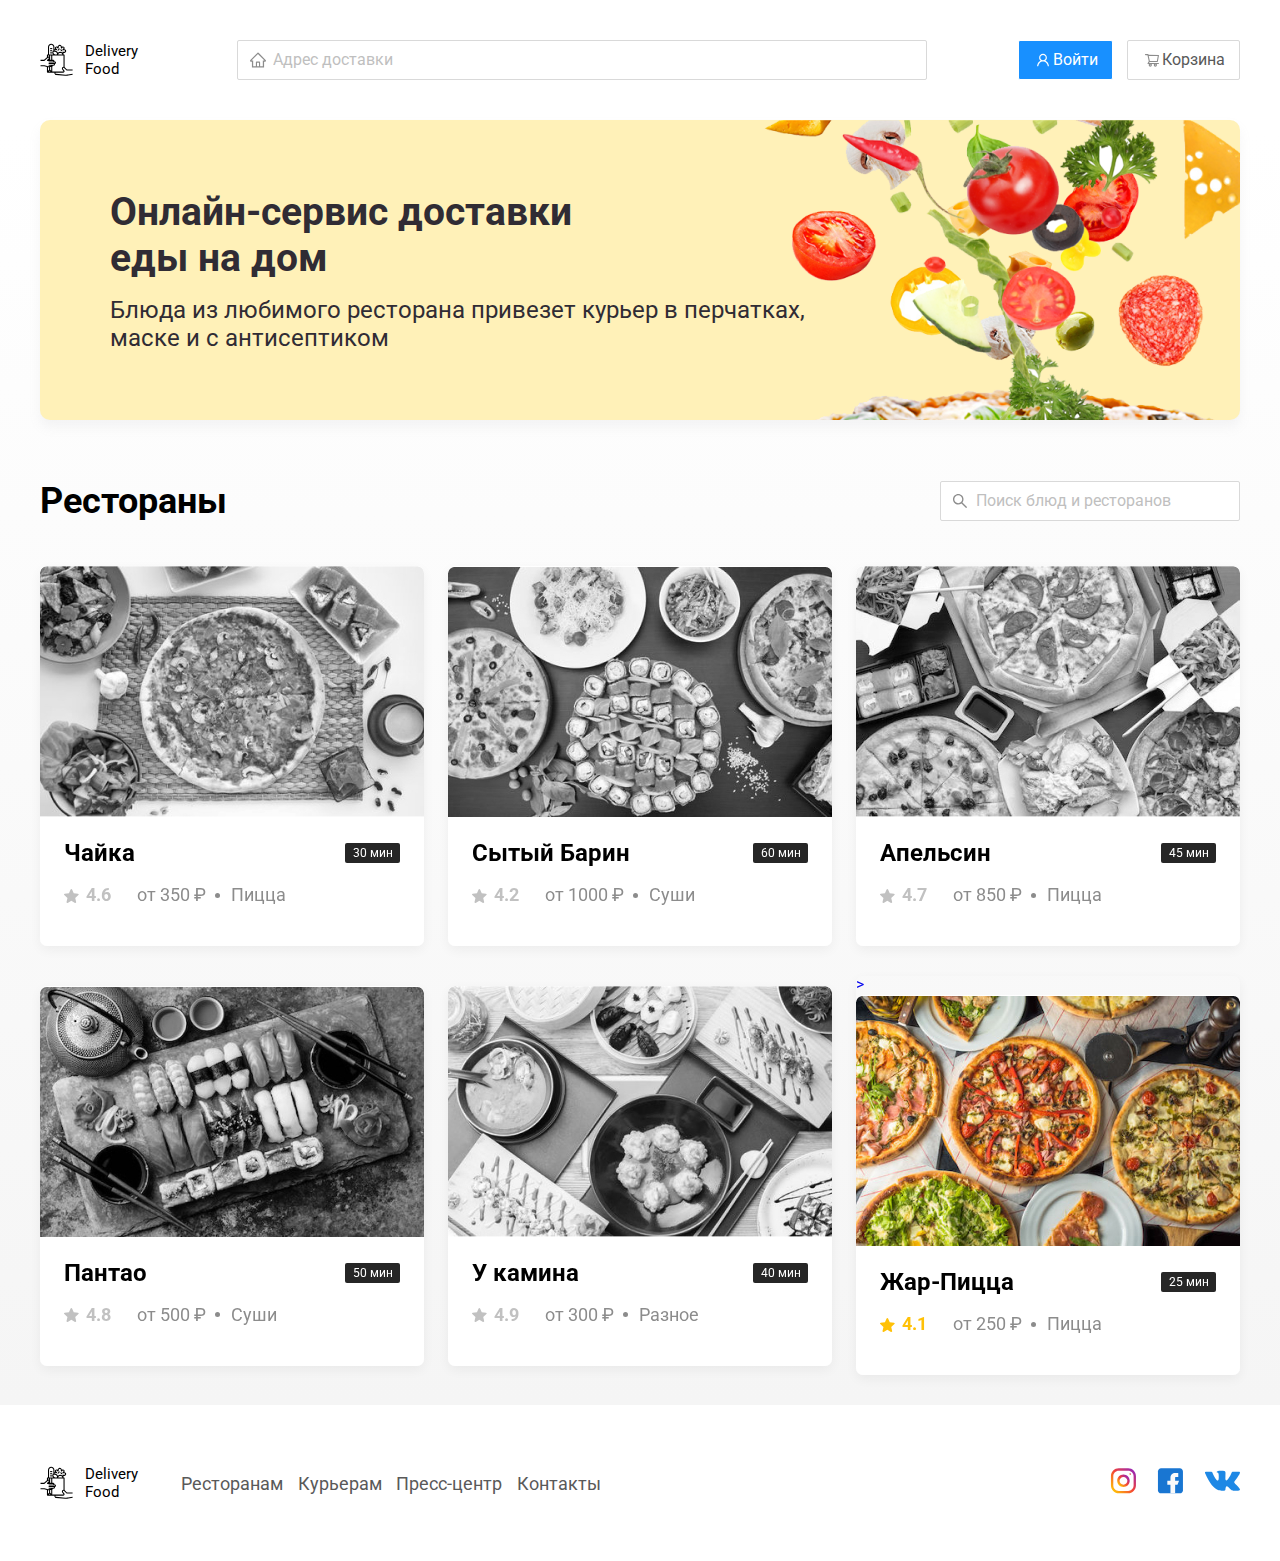
<file: index.html>
<!DOCTYPE html>
<html lang="en">
	<head>
		<meta charset="UTF-8" />
		<meta name="viewport" content="width=device-width, initial-scale=1.0" />
		<link rel="stylesheet" href="./css/normalize.css" />
		<link rel="stylesheet" href="./css/style.css?v=2" />
		<link rel="stylesheet" href="./css/animate.css" />
		<title>Delivery</title>
	</head>
	<body>
		<header class="header">
			<div class="container">
				<div class="header__wrap">
					<a href="./index.html" class="header__logo logo">
						<img src="./img/logo.svg" alt="Logo-img" class="logo__img" />
						<div class="logo__text">Delivery Food</div>
						<!-- /.logo__text -->
					</a>
					<!-- /.header__logo logo -->
					<input
						type="text"
						class="header__input input"
						placeholder="Адрес доставки"
					/>
					<div class="header__buttons">
						<button type="submit" class="header__button button">
							<span>Войти</span>
						</button>
						<!-- /.header__button button -->
						<button type="submit" class="header__button-o button-o">
							<span>Корзина</span>
						</button>
						<!-- /.header__button button button-o -->
					</div>
					<!-- /.header__buttons -->
				</div>
				<!-- /.header__wrap -->
			</div>
			<!-- /.container -->
		</header>
		<!-- /.header -->
		<main class="main">
			<section class="promo">
				<div class="container">
					<div class="promo__banner">
						<h1 class="promo__title wow fadeIn">
							Онлайн-сервис доставки еды на дом
						</h1>
						<!-- /.promo__title -->
						<div class="promo__subtitle wow fadeIn">
							Блюда из любимого ресторана привезет курьер в перчатках, маске и с
							антисептиком
						</div>
						<!-- /.promo__subtitle -->
					</div>
					<!-- /.promo__banner -->
				</div>
				<!-- /.container -->
			</section>
			<!-- /.promo -->
			<section class="restaurants">
				<div class="container">
					<div class="restaurants__header">
						<h2 class="restaurants__title">Рестораны</h2>
						<input
							type="text"
							class="input restaurants__input"
							placeholder="Поиск блюд и ресторанов"
						/>
					</div>
					<!-- /.restaurants__header -->
					<div class="restaurants__wrap">
						<a
							href="#"
							class="restaurants__card card wow fadeInUp"
							data-wow-delay="2s"
						>
							<img
								src="./img/cards/image-1.jpg"
								alt="Restaurant-preview-card"
								class="card__img"
							/>
							<div class="card__text">
								<div class="card__header">
									<h3 class="card__title">Чайка</h3>
									<!-- /.card__title -->
									<div class="card__time">30 мин</div>
									<!-- /.card__time -->
								</div>
								<!-- /.card__header -->
								<div class="card__footer">
									<div class="card__rating">4.6</div>
									<!-- /.card__rating -->
									<div class="card__price">от 350 ₽</div>
									<!-- /.card__price -->
									<div class="card__category">Пицца</div>
									<!-- /.card__category-->
								</div>
								<!-- /.card__footer -->
							</div>
							<!-- /.card__text -->
						</a>
						<!-- /.restaurants__card card -->
						<a
							href="#"
							class="restaurants__card card wow fadeInUp"
							data-wow-delay="2.2s"
						>
							<img
								src="./img/cards/image-2.jpg"
								alt="Restaurant-preview-card"
								class="card__img"
							/>
							<div class="card__text">
								<div class="card__header">
									<h3 class="card__title">Сытый Барин</h3>
									<!-- /.card__title -->
									<div class="card__time">60 мин</div>
									<!-- /.card__time -->
								</div>
								<!-- /.card__header -->
								<div class="card__footer">
									<div class="card__rating">4.2</div>
									<!-- /.card__rating -->
									<div class="card__price">от 1000 ₽</div>
									<!-- /.card__price -->
									<div class="card__category">Суши</div>
									<!-- /.card__category-->
								</div>
								<!-- /.card__footer -->
							</div>
							<!-- /.card__text -->
						</a>
						<!-- /.restaurants__card card -->
						<a
							href="#"
							class="restaurants__card card wow fadeInUp"
							data-wow-delay="2.4s"
						>
							<img
								src="./img/cards/image-3.jpg"
								alt="Restaurant-preview-card"
								class="card__img"
							/>
							<div class="card__text">
								<div class="card__header">
									<h3 class="card__title">Апельсин</h3>
									<!-- /.card__title -->
									<div class="card__time">45 мин</div>
									<!-- /.card__time -->
								</div>
								<!-- /.card__header -->
								<div class="card__footer">
									<div class="card__rating">4.7</div>
									<!-- /.card__rating -->
									<div class="card__price">от 850 ₽</div>
									<!-- /.card__price -->
									<div class="card__category">Пицца</div>
									<!-- /.card__category-->
								</div>
								<!-- /.card__footer -->
							</div>
							<!-- /.card__text -->
						</a>
						<!-- /.restaurants__card card -->
						<a
							href="#"
							class="restaurants__card card wow fadeInUp"
							data-wow-delay="2.6s"
						>
							<img
								src="./img/cards/image-4.jpg"
								alt="Restaurant-preview-card"
								class="card__img"
							/>
							<div class="card__text">
								<div class="card__header">
									<h3 class="card__title">Пантао</h3>
									<!-- /.card__title -->
									<div class="card__time">50 мин</div>
									<!-- /.card__time -->
								</div>
								<!-- /.card__header -->
								<div class="card__footer">
									<div class="card__rating">4.8</div>
									<!-- /.card__rating -->
									<div class="card__price">от 500 ₽</div>
									<!-- /.card__price -->
									<div class="card__category">Суши</div>
									<!-- /.card__category-->
								</div>
								<!-- /.card__footer -->
							</div>
							<!-- /.card__text -->
						</a>
						<!-- /.restaurants__card card -->
						<a
							href="#"
							class="restaurants__card card wow fadeInUp"
							data-wow-delay="2.8s"
						>
							<img
								src="./img/cards/image-5.jpg"
								alt="Restaurant-preview-card"
								class="card__img"
							/>
							<div class="card__text">
								<div class="card__header">
									<h3 class="card__title">У камина</h3>
									<!-- /.card__title -->
									<div class="card__time">40 мин</div>
									<!-- /.card__time -->
								</div>
								<!-- /.card__header -->
								<div class="card__footer">
									<div class="card__rating">4.9</div>
									<!-- /.card__rating -->
									<div class="card__price">от 300 ₽</div>
									<!-- /.card__price -->
									<div class="card__category">Разное</div>
									<!-- /.card__category-->
								</div>
								<!-- /.card__footer -->
							</div>
							<!-- /.card__text -->
						</a>
						<!-- /.restaurants__card card -->
						<a
							href="./restourant.html"
							class="restaurants__card card restaurants__card_active wow fadeInUp"
							data-wow-delay="3s"
						>
							>
							<img
								src="./img/cards/image-6.jpg"
								alt="Restaurant-preview-card"
								class="card__img"
							/>
							<div class="card__text">
								<div class="card__header">
									<h3 class="card__title">Жар-Пицца</h3>
									<!-- /.card__title -->
									<div class="card__time">25 мин</div>
									<!-- /.card__time -->
								</div>
								<!-- /.card__header -->
								<div class="card__footer">
									<div class="card__rating">4.1</div>
									<!-- /.card__rating -->
									<div class="card__price">от 250 ₽</div>
									<!-- /.card__price -->
									<div class="card__category">Пицца</div>
									<!-- /.card__category-->
								</div>
								<!-- /.card__footer -->
							</div>
							<!-- /.card__text -->
						</a>
						<!-- /.restaurants__card card -->
					</div>
					<!-- /.restaurants__wrap -->
				</div>
				<!-- /.container -->
			</section>
			<!-- /.restaurants -->
		</main>
		<!-- /.main -->
		<footer class="footer">
			<div class="container">
				<div class="footer__wrap">
					<div class="footer__left">
						<a href="./index.html" class="footer__logo logo">
							<img src="./img/logo.svg" alt="Logo-img" class="logo__img" />
							<div class="logo__text">Delivery Food</div>
							<!-- /.logo__text -->
						</a>
						<!-- /.footer__logo -->
						<div class="footer__links">
							<a href="#" class="footer__link">Ресторанам </a>
							<!-- /.footer__link -->
							<a href="#" class="footer__link">Курьерам</a>
							<!-- /.footer__link -->
							<a href="#" class="footer__link">Пресс-центр</a>
							<!-- /.footer__link -->
							<a href="#" class="footer__link">Контакты</a>
							<!-- /.footer__link -->
						</div>
						<!-- /.footer__links -->
					</div>
					<!-- /.footer__left -->
					<div class="footer__social-links">
						<a href="#" class="footer__social-link"
							><img src="./img/icons/social/instagram.svg" alt="instagram"
						/></a>
						<!-- /.footer__social-link -->
						<a href="#" class="footer__social-link"
							><img src="./img/icons/social/facebook.svg" alt="facebook"
						/></a>
						<!-- /.footer__social-link -->
						<a href="#" class="footer__social-link"
							><img src="./img/icons/social/vkontakte.svg" alt="vkontakte"
						/></a>
						<!-- /.footer__social-link -->
					</div>
					<!-- /.footer__social-links -->
				</div>
				<!-- /.footer__wrap -->
			</div>
			<!-- /.container -->
		</footer>
		<!-- /.footer -->
		<script
			src="https://code.jquery.com/jquery-3.4.1.js"
			integrity="sha256-WpOohJOqMqqyKL9FccASB9O0KwACQJpFTUBLTYOVvVU="
			crossorigin="anonymous"
		></script>
		<script src="./js/wow.js"></script>
		<script src="./js/main.js"></script>
	</body>
</html>
</file>
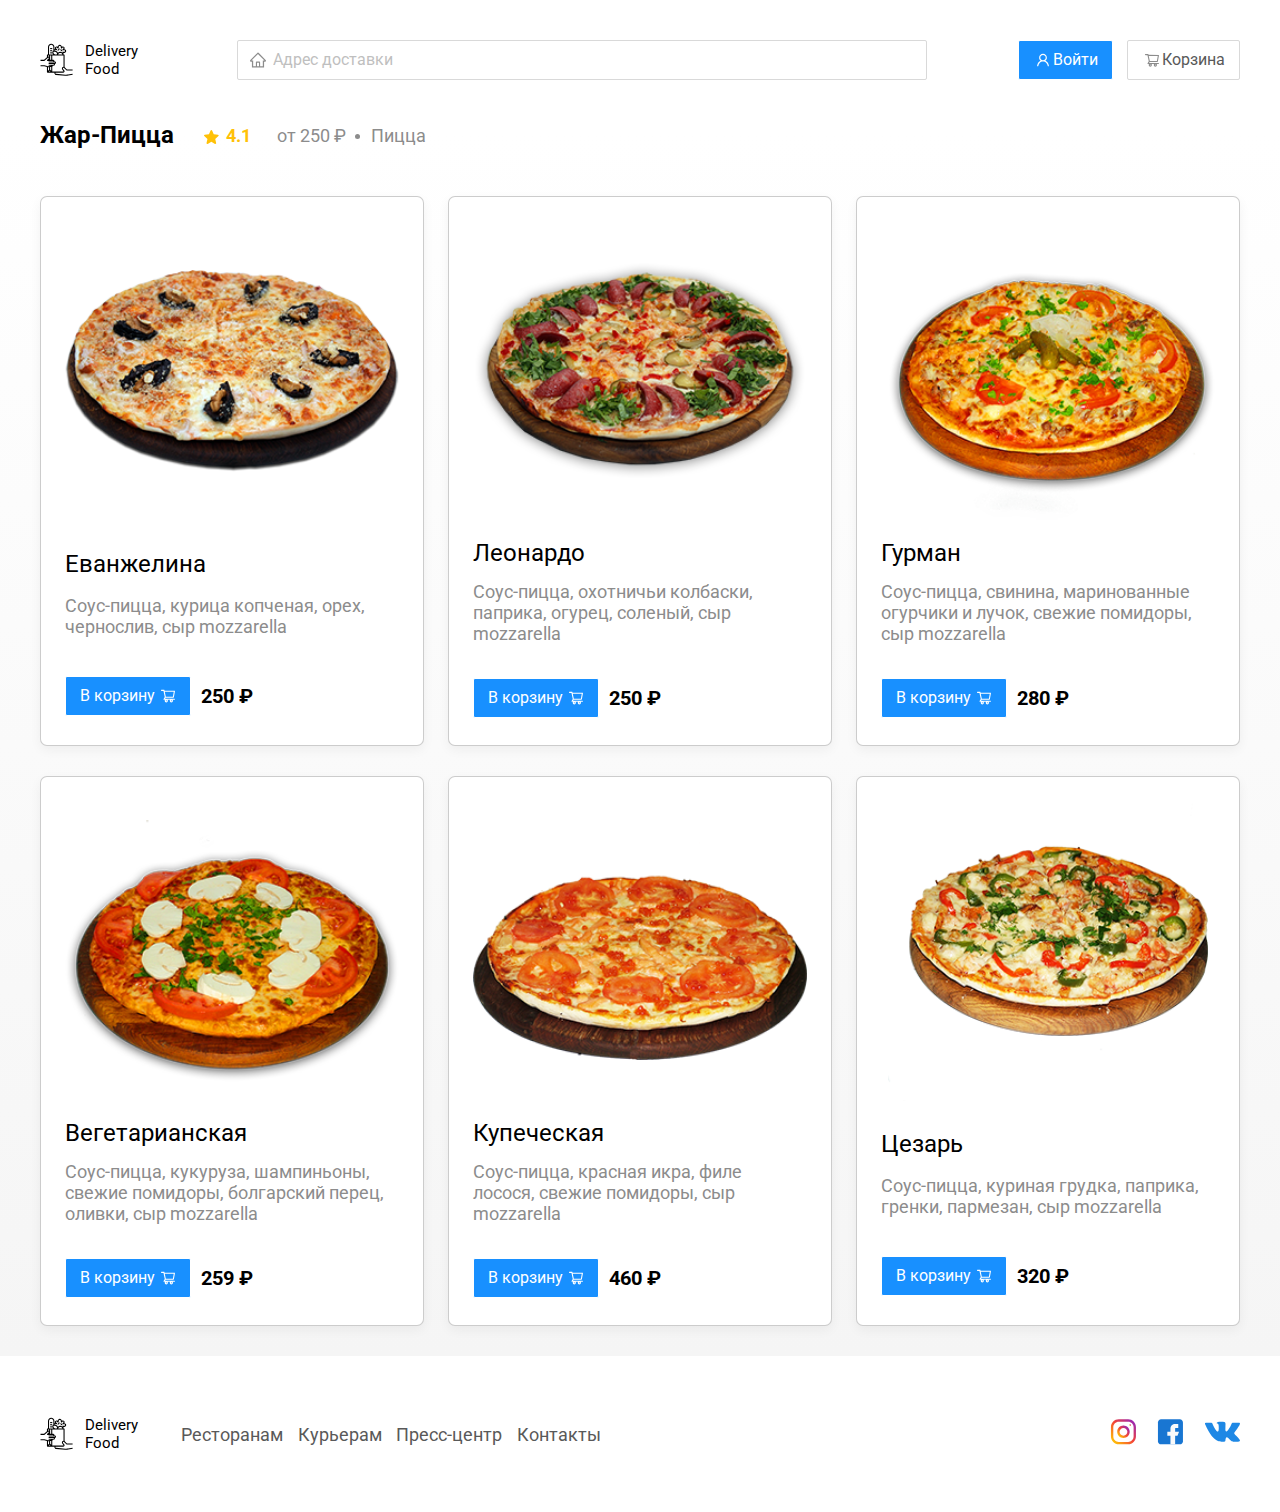
<file: restourant.html>
<!DOCTYPE html>
<html lang="en">
	<head>
		<meta charset="UTF-8" />
		<meta name="viewport" content="width=device-width, initial-scale=1.0" />
		<link rel="stylesheet" href="./css/normalize.css" />
		<link rel="stylesheet" href="./css/style.css?v=2" />
		<link rel="stylesheet" href="./css/animate.css" />
		<title>Пиццерия - Жар-Пицца</title>
	</head>
	<body>
		<header class="header">
			<div class="container">
				<div class="header__wrap">
					<a
						href="./index.html"
						class="header__logo logo animated infinite pulse slow"
					>
						<img src="./img/logo.svg" alt="Logo-img" class="logo__img" />
						<div class="logo__text">Delivery Food</div>
						<!-- /.logo__text -->
					</a>
					<!-- /.header__logo logo -->
					<input
						type="text"
						class="header__input input"
						placeholder="Адрес доставки"
					/>
					<div class="header__buttons">
						<button type="submit" class="header__button button">
							<span>Войти</span>
						</button>
						<!-- /.header__button button -->
						<button type="submit" class="header__button-o button-o">
							<span>Корзина</span>
						</button>
						<!-- /.header__button button button-o -->
					</div>
					<!-- /.header__buttons -->
				</div>
				<!-- /.header__wrap -->
			</div>
			<!-- /.container -->
		</header>
		<!-- /.header -->
		<main class="main">
			<section class="service">
				<div class="container">
					<div class="service__header wow fadeInUp">
						<h2 class="service__title">
							Жар-Пицца
						</h2>
						<div class="card__footer service__rating">
							<div class="card__rating">4.1</div>
							<!-- /.card__rating -->
							<div class="card__price">от 250 ₽</div>
							<!-- /.card__price -->
							<div class="card__category">Пицца</div>
							<!-- /.card__category-->
						</div>
						<!-- /.card__footer -->
					</div>
					<!-- /.service__header -->
					<div class="service__wrap">
						<div class="service__card card wow flipInY" data-wow-delay="1s">
							<img
								src="./img/service/image-1.png"
								alt="food-1"
								class="card__img"
							/>
							<div class="card__text">
								<h3 class="card__title">Еванжелина</h3>
								<!-- /.card__title -->
								<div class="card__subtitle">
									Соус-пицца, курица копченая, орех, чернослив, сыр mozzarella
								</div>
								<!-- /.card__subtitle -->
								<div class="card__footer">
									<button class="card__button button">
										<span>В корзину</span
										><img src="./img/icons/shopping-cart.svg" alt="cart" />
									</button>
									<!-- /.card__button button -->
									<div class="card__price">250 ₽</div>
									<!-- /.card__price -->
								</div>
								<!-- /.card__footer -->
							</div>
							<!-- /.card__text -->
						</div>
						<!-- /.service__card card -->
						<div class="service__card card wow flipInY" data-wow-delay="1.2s">
							<img
								src="./img/service/image-2.png"
								alt="food-1"
								class="card__img"
							/>
							<div class="card__text">
								<h3 class="card__title">Леонардо</h3>
								<!-- /.card__title -->
								<div class="card__subtitle">
									Соус-пицца, охотничьи колбаски, паприка, огурец, соленый, сыр
									mozzarella
								</div>
								<!-- /.card__subtitle -->
								<div class="card__footer">
									<button class="card__button button">
										<span>В корзину</span
										><img src="./img/icons/shopping-cart.svg" alt="cart" />
									</button>
									<!-- /.card__button button -->
									<div class="card__price">250 ₽</div>
									<!-- /.card__price -->
								</div>
								<!-- /.card__footer -->
							</div>
							<!-- /.card__text -->
						</div>
						<!-- /.service__card card -->
						<div class="service__card card wow flipInY" data-wow-delay="1.4s">
							<img
								src="./img/service/image-3.png"
								alt="food-1"
								class="card__img"
							/>
							<div class="card__text">
								<h3 class="card__title">Гурман</h3>
								<!-- /.card__title -->
								<div class="card__subtitle">
									Соус-пицца, свинина, маринованные огурчики и лучок, свежие
									помидоры, сыр mozzarella
								</div>
								<!-- /.card__subtitle -->
								<div class="card__footer">
									<button class="card__button button">
										<span>В корзину</span
										><img src="./img/icons/shopping-cart.svg" alt="cart" />
									</button>
									<!-- /.card__button button -->
									<div class="card__price">280 ₽</div>
									<!-- /.card__price -->
								</div>
								<!-- /.card__footer -->
							</div>
							<!-- /.card__text -->
						</div>
						<!-- /.service__card card -->
						<div class="service__card card wow flipInY" data-wow-delay="1.6s">
							<img
								src="./img/service/image-4.png"
								alt="food-1"
								class="card__img"
							/>
							<div class="card__text">
								<h3 class="card__title">Вегетарианская</h3>
								<!-- /.card__title -->
								<div class="card__subtitle">
									Соус-пицца, кукуруза, шампиньоны, свежие помидоры, болгарский
									перец, оливки, сыр mozzarella
								</div>
								<!-- /.card__subtitle -->
								<div class="card__footer">
									<button class="card__button button">
										<span>В корзину</span
										><img src="./img/icons/shopping-cart.svg" alt="cart" />
									</button>
									<!-- /.card__button button -->
									<div class="card__price">259 ₽</div>
									<!-- /.card__price -->
								</div>
								<!-- /.card__footer -->
							</div>
							<!-- /.card__text -->
						</div>
						<!-- /.service__card card -->
						<div class="service__card card wow flipInY" data-wow-delay="1.8s">
							<img
								src="./img/service/image-5.png"
								alt="food-1"
								class="card__img"
							/>
							<div class="card__text">
								<h3 class="card__title">Купеческая</h3>
								<!-- /.card__title -->
								<div class="card__subtitle">
									Соус-пицца, красная икра, филе лосося, свежие помидоры, сыр
									mozzarella
								</div>
								<!-- /.card__subtitle -->
								<div class="card__footer">
									<button class="card__button button">
										<span>В корзину</span
										><img src="./img/icons/shopping-cart.svg" alt="cart" />
									</button>
									<!-- /.card__button button -->
									<div class="card__price">460 ₽</div>
									<!-- /.card__price -->
								</div>
								<!-- /.card__footer -->
							</div>
							<!-- /.card__text -->
						</div>
						<!-- /.service__card card -->
						<div class="service__card card wow flipInY" data-wow-delay="2s">
							<img
								src="./img/service/image-6.png"
								alt="food-1"
								class="card__img"
							/>
							<div class="card__text">
								<h3 class="card__title">Цезарь</h3>
								<!-- /.card__title -->
								<div class="card__subtitle">
									Соус-пицца, куриная грудка, паприка, гренки, пармезан, сыр
									mozzarella
								</div>
								<!-- /.card__subtitle -->
								<div class="card__footer">
									<button class="card__button button">
										<span>В корзину</span
										><img src="./img/icons/shopping-cart.svg" alt="cart" />
									</button>
									<!-- /.card__button button -->
									<div class="card__price">320 ₽</div>
									<!-- /.card__price -->
								</div>
								<!-- /.card__footer -->
							</div>
							<!-- /.card__text -->
						</div>
						<!-- /.service__card card -->
					</div>
					<!-- /.service__wrap -->
				</div>
				<!-- /.container -->
			</section>
			<!-- /.service -->
		</main>
		<!-- /.main -->
		<footer class="footer">
			<div class="container">
				<div class="footer__wrap">
					<div class="footer__left">
						<a href="./index.html" class="footer__logo logo">
							<img src="./img/logo.svg" alt="Logo-img" class="logo__img" />
							<div class="logo__text">Delivery Food</div>
							<!-- /.logo__text -->
						</a>
						<!-- /.footer__logo -->
						<div class="footer__links">
							<a href="#" class="footer__link">Ресторанам </a>
							<!-- /.footer__link -->
							<a href="#" class="footer__link">Курьерам</a>
							<!-- /.footer__link -->
							<a href="#" class="footer__link">Пресс-центр</a>
							<!-- /.footer__link -->
							<a href="#" class="footer__link">Контакты</a>
							<!-- /.footer__link -->
						</div>
						<!-- /.footer__links -->
					</div>
					<!-- /.footer__left -->
					<div class="footer__social-links">
						<a href="#" class="footer__social-link"
							><img src="./img/icons/social/instagram.svg" alt="instagram"
						/></a>
						<!-- /.footer__social-link -->
						<a href="#" class="footer__social-link"
							><img src="./img/icons/social/facebook.svg" alt="facebook"
						/></a>
						<!-- /.footer__social-link -->
						<a href="#" class="footer__social-link"
							><img src="./img/icons/social/vkontakte.svg" alt="vkontakte"
						/></a>
						<!-- /.footer__social-link -->
					</div>
					<!-- /.footer__social-links -->
				</div>
				<!-- /.footer__wrap -->
			</div>
			<!-- /.container -->
		</footer>
		<!-- /.footer -->
		<div class="modal">
			<div class="modal__body">
				<div class="modal__header">
					<div class="modal__title">Корзина</div>
					<!-- /.modal__title -->
					<div class="modal__close"></div>
					<!-- /.modal__close -->
				</div>
				<!-- /.modal__header -->
				<ul class="modal__list">
					<li class="modal__item item">
						<div class="item__name">Леонардо</div>
						<!-- /.item__name -->
						<div class="item__price">250 ₽</div>
						<!-- /.item__price -->
						<div class="item__buttons">
							<button class="item__remove">-</button>
							<!-- /.item__remove -->
							<div class="item__count">1</div>
							<!-- /.item__count -->
							<button class="item__add">+</button>
							<!-- /.item__add -->
						</div>
						<!-- /.item__buttons -->
					</li>
					<!-- /.modal__item item -->
					<li class="modal__item item">
						<div class="item__name">Гурман</div>
						<!-- /.item__name -->
						<div class="item__price">560 ₽</div>
						<!-- /.item__price -->
						<div class="item__buttons">
							<button class="item__remove">-</button>
							<!-- /.item__remove -->
							<div class="item__count">2</div>
							<!-- /.item__count -->
							<button class="item__add">+</button>
							<!-- /.item__add -->
						</div>
						<!-- /.item__buttons -->
					</li>
					<!-- /.modal__item item -->
					<li class="modal__item item">
						<div class="item__name">Вегетарианская</div>
						<!-- /.item__name -->
						<div class="item__price">259 ₽</div>
						<!-- /.item__price -->
						<div class="item__buttons">
							<button class="item__remove">-</button>
							<!-- /.item__remove -->
							<div class="item__count">1</div>
							<!-- /.item__count -->
							<button class="item__add">+</button>
							<!-- /.item__add -->
						</div>
						<!-- /.item__buttons -->
					</li>
					<!-- /.modal__item item -->
				</ul>
				<!-- /.modal__list -->
				<div class="modal__footer">
					<div class="modal__price">1069 ₽</div>
					<!-- /.modal__price -->
					<div class="modal__buttons">
						<button class="modal__order button">Оформить заказ</button>
						<!-- /.modal__order --><button class="modal__cancel button-o">
							Отмена
						</button>
						<!-- /.modal__cancel -->
					</div>
					<!-- /.modal__buttons -->
				</div>
				<!-- /.modal__footer -->
			</div>
			<!-- /.modal__body -->
		</div>
		<!-- /.modal -->
		<script
			src="https://code.jquery.com/jquery-3.4.1.js"
			integrity="sha256-WpOohJOqMqqyKL9FccASB9O0KwACQJpFTUBLTYOVvVU="
			crossorigin="anonymous"
		></script>
		<script src="./js/wow.js"></script>
		<script src="./js/main.js"></script>
	</body>
</html>
</file>
<file: css/style.css>
@import url("https://fonts.googleapis.com/css?family=Roboto:400,700&display=swap&subset=cyrillic,cyrillic-ext");*{-webkit-box-sizing:border-box;box-sizing:border-box}body{font-family:Roboto;font-style:normal;font-weight:normal;background-color:#fff}.main{background:-webkit-gradient(linear, left top, left bottom, color-stop(1.04%, rgba(245,245,245,0)), to(#f5f5f5));background:-webkit-linear-gradient(top, rgba(245,245,245,0) 1.04%, #f5f5f5 100%);background:-o-linear-gradient(top, rgba(245,245,245,0) 1.04%, #f5f5f5 100%);background:linear-gradient(180deg, rgba(245,245,245,0) 1.04%, #f5f5f5 100%)}.container{margin:0 auto;width:1200px}.button{padding:7px 14px 7px 34px;text-align:center;background-color:#1890ff;border-radius:2px;border:1px solid;font-size:16px;font-family:Roboto;color:white;line-height:24px;cursor:pointer;-webkit-transition:all 0.5s;-o-transition:all 0.5s;transition:all 0.5s}.button:hover{background-color:#00417e;-webkit-transition:all 0.5s;-o-transition:all 0.5s;transition:all 0.5s}.button-o{padding:7px 14px 7px 34px;text-align:center;background-color:transparent;border-radius:2px;font-size:16px;font-family:Roboto;line-height:24px;cursor:pointer;border:1px solid #d9d9d9;color:#595959;-webkit-transition:all 0.5s;-o-transition:all 0.5s;transition:all 0.5s}.button-o:hover{border:1px solid #595959;background-color:#d9d9d9;-webkit-transition:all 0.5s;-o-transition:all 0.5s;transition:all 0.5s}.input{position:relative;padding:7px 35px;border:1px solid #d9d9d9;border-radius:2px;font-size:16px;line-height:24px;background-position:11px center;background-repeat:no-repeat;width:100%}.input::-webkit-input-placeholder{color:#bfbfbf}.input:-ms-input-placeholder{color:#bfbfbf}.input::-ms-input-placeholder{color:#bfbfbf}.input::placeholder{color:#bfbfbf}.logo{display:-webkit-box;display:-ms-flexbox;display:flex;text-decoration:none;font-size:15px;line-height:18px;color:#000000;display:flex;-webkit-transition:all 0.5s;-o-transition:all 0.5s;transition:all 0.5s}.logo__img{margin-right:12px}.logo__text{max-width:60px}.logo:hover{-webkit-box-shadow:2px 2px 10px rgba(0,0,0,0.2);box-shadow:2px 2px 10px rgba(0,0,0,0.2);color:#1890ff;border-radius:2px;-webkit-transition:all 0.5s;-o-transition:all 0.5s;transition:all 0.5s}.modal{position:fixed;display:none;top:0;left:0;width:100%;height:100%;background:rgba(0,0,0,0.4);-webkit-transition:all 0.3s;-o-transition:all 0.3s;transition:all 0.3s}.modal__body{display:-webkit-box;display:-ms-flexbox;display:flex;-webkit-box-orient:vertical;-webkit-box-direction:normal;-ms-flex-direction:column;flex-direction:column;background-color:#fff;width:780px;height:550px;margin:0 auto;top:50%;margin-top:-275px;position:relative;border-radius:5px;padding:40px 45px}.modal__list{-webkit-box-flex:1;-ms-flex:1 0 auto;flex:1 0 auto}.modal__header{display:-webkit-box;display:-ms-flexbox;display:flex;-webkit-box-pack:justify;-ms-flex-pack:justify;justify-content:space-between;margin-bottom:45px;-webkit-box-flex:0;-ms-flex:0 0 auto;flex:0 0 auto}.modal__title{font-weight:bold;font-size:36px;line-height:42px;color:#000000}.modal__close{width:25px;height:25px;border:none;background:url("../img/icons/close.svg") top center no-repeat;cursor:pointer}.modal__close:hover{-webkit-filter:invert(0.5);filter:invert(0.5)}.modal__item{border-bottom:1px solid #d9d9d9}.modal__footer{display:-webkit-box;display:-ms-flexbox;display:flex;-webkit-box-pack:justify;-ms-flex-pack:justify;justify-content:space-between;-webkit-box-align:center;-ms-flex-align:center;align-items:center;-webkit-box-flex:0;-ms-flex:0 0 auto;flex:0 0 auto}.modal__order,.modal__cancel{padding-left:14px}.modal__order{margin-right:18px}.modal__price{font-weight:700;font-size:20px;color:#fafafa;background:#262626;border-radius:5px;padding:10px 20px}.item{-webkit-box-pack:justify;-ms-flex-pack:justify;justify-content:space-between;-webkit-box-align:center;-ms-flex-align:center;align-items:center;display:-webkit-box;display:-ms-flexbox;display:flex;padding-bottom:8px;margin-bottom:15px}.item__price{margin-left:auto;font-weight:bold;font-size:20px;line-height:32px;margin-right:45px}.item__buttons{display:-webkit-box;display:-ms-flexbox;display:flex;-ms-flex-preferred-size:115px;flex-basis:115px;-webkit-box-pack:justify;-ms-flex-pack:justify;justify-content:space-between;-webkit-box-align:center;-ms-flex-align:center;align-items:center}.item__name{font-size:18px}.item__remove,.item__add{font-size:14px;line-height:22px;text-align:center;color:#40a9ff;background-color:transparent;border:1px solid #40a9ff;width:41px;height:32px}.item__remove:hover,.item__add:hover{background-color:#40a9ff;color:#fff;cursor:pointer}.item__count{font-size:16px;line-height:24px}.header{padding:40px 0}.header__wrap{display:-webkit-box;display:-ms-flexbox;display:flex;-webkit-box-pack:justify;-ms-flex-pack:justify;justify-content:space-between;-webkit-box-align:center;-ms-flex-align:center;align-items:center}.header__input{max-width:690px;background-image:url("../img/icons/home.svg")}.header__button{position:relative;margin-right:10px}.header__button::before{content:"";position:absolute;width:16px;height:24px;top:7px;left:16px;background:url("../img/icons/user.svg")}.header__button-o{position:relative}.header__button-o::before{content:"";position:absolute;width:16px;height:24px;top:7px;left:16px;background:url("../img/icons/cart.svg")}.promo{margin-bottom:60px}.promo__banner{-webkit-box-shadow:0px 7px 12px rgba(158,158,163,0.1);box-shadow:0px 7px 12px rgba(158,158,163,0.1);color:#302c34;padding:68.5px 70px;border-radius:10px;background:url("../img/banner.png") top right no-repeat #fff1b8}.promo__title{font-weight:bold;font-size:39px;line-height:46px;max-width:500px;margin:0;margin-bottom:15px}.promo__subtitle{font-weight:normal;font-size:24px;line-height:28px;max-width:700px}.restaurants__card{-webkit-filter:grayscale(1);filter:grayscale(1)}.restaurants__card_active{-webkit-filter:grayscale(0);filter:grayscale(0)}.restaurants__header{display:-webkit-box;display:-ms-flexbox;display:flex;-webkit-box-pack:justify;-ms-flex-pack:justify;justify-content:space-between;-webkit-box-align:center;-ms-flex-align:center;align-items:center;margin-bottom:44px}.restaurants__input{background-image:url("../img/icons/search.svg");max-width:300px}.restaurants__title{font-weight:bold;font-size:36px;margin:0;line-height:42px;color:#000000}.restaurants__wrap{display:-webkit-box;display:-ms-flexbox;display:flex;-ms-flex-wrap:wrap;flex-wrap:wrap;-webkit-box-align:center;-ms-flex-align:center;align-items:center;-webkit-box-pack:justify;-ms-flex-pack:justify;justify-content:space-between}.card{-webkit-box-shadow:0px 4px 12px rgba(0,0,0,0.05);box-shadow:0px 4px 12px rgba(0,0,0,0.05);margin-bottom:30px;-ms-flex-preferred-size:384px;flex-basis:384px;text-decoration:none;border-radius:7px;-webkit-transition:all 0.5s;-o-transition:all 0.5s;transition:all 0.5s;cursor:pointer}.card:hover{-webkit-transition:all 0.5s;-o-transition:all 0.5s;transition:all 0.5s;-webkit-box-shadow:0px 0px 12px rgba(0,0,0,0.5);box-shadow:0px 0px 12px rgba(0,0,0,0.5)}.card__text{background-color:#fff;border-radius:0 0 7px 7px;padding:20px 24px 35px;display:-webkit-box;display:-ms-flexbox;display:flex;-ms-flex-wrap:wrap;flex-wrap:wrap}.card__header{display:-webkit-box;display:-ms-flexbox;display:flex;-ms-flex-preferred-size:100%;flex-basis:100%;-webkit-box-pack:justify;-ms-flex-pack:justify;justify-content:space-between;-webkit-box-align:center;-ms-flex-align:center;align-items:center;margin-bottom:10px}.card__footer{-ms-flex-preferred-size:75%;flex-basis:75%;display:-webkit-box;display:-ms-flexbox;display:flex;-webkit-box-align:center;-ms-flex-align:center;align-items:center}.card__img{border-radius:7px 7px 0 0;-ms-flex-preferred-size:100%;flex-basis:100%;margin-bottom:-4px}.card__title{font-weight:bold;font-size:24px;line-height:32px;color:#000000;margin:0}.card__time{background:#262626;border-radius:2px;font-size:12px;line-height:20px;color:#ffffff;width:55px;text-align:center}.card__rating{font-weight:bold;padding-left:22px;font-size:18px;line-height:32px;color:#ffc107;margin-right:26px;background:url("../img/icons/star.svg") center left no-repeat}.card__price{font-size:18px;line-height:32px;color:#8c8c8c;position:relative}.card__price::after{content:"";width:5px;height:5px;border-radius:50%;background-color:#8c8c8c;position:absolute;top:50%;margin-top:-2.5px;right:-14px}.card__category{margin-left:25px;font-size:18px;line-height:32px;color:#8c8c8c}.footer{padding:60px 0;background-color:#fff}.footer__logo{margin-right:36px}.footer__wrap{display:-webkit-box;display:-ms-flexbox;display:flex;-webkit-box-pack:justify;-ms-flex-pack:justify;justify-content:space-between}.footer__left{display:-webkit-box;display:-ms-flexbox;display:flex;-webkit-box-pack:justify;-ms-flex-pack:justify;justify-content:space-between}.footer__links{display:-webkit-box;display:-ms-flexbox;display:flex;-webkit-box-pack:justify;-ms-flex-pack:justify;justify-content:space-between;-webkit-box-align:center;-ms-flex-align:center;align-items:center;width:420px}.footer__link{font-size:18px;line-height:21px;color:#595959;text-decoration:none}.footer__link:hover{color:black}.footer__social-links{width:130px;display:-webkit-box;display:-ms-flexbox;display:flex;-webkit-box-pack:justify;-ms-flex-pack:justify;justify-content:space-between;-webkit-box-align:center;-ms-flex-align:center;align-items:center}.service__header{display:-webkit-box;display:-ms-flexbox;display:flex;-webkit-box-pack:start;-ms-flex-pack:start;justify-content:flex-start;-webkit-box-align:center;-ms-flex-align:center;align-items:center;margin-bottom:44px}.service__title{margin:0}.service__rating{margin-left:30px;-ms-flex-preferred-size:auto;flex-basis:auto}.service__input{background-image:url("../img/icons/search.svg");max-width:300px}.service__wrap{display:-webkit-box;display:-ms-flexbox;display:flex;-ms-flex-wrap:wrap;flex-wrap:wrap;-webkit-box-align:center;-ms-flex-align:center;align-items:center;-webkit-box-pack:justify;-ms-flex-pack:justify;justify-content:space-between}.service__card{display:-webkit-box;display:-ms-flexbox;display:flex;-ms-flex-wrap:wrap;flex-wrap:wrap;-webkit-box-pack:center;-ms-flex-pack:center;justify-content:center;padding:24px;border:1px solid rgba(0,0,0,0.2);background-color:#fff;height:550px}.service__card .card__img{width:100%;height:300px;-o-object-fit:contain;object-fit:contain}.service__card .card__text{padding:0}.service__card .card__title{font-style:normal;font-weight:normal;font-size:24px;line-height:32px;margin-bottom:5px}.service__card .card__subtitle{font-size:18px;line-height:21px;color:#8c8c8c;margin-bottom:24px}.service__card .card__price{font-weight:bold;font-size:20px;line-height:32px;color:#000000}.service__card .card__price::after{display:none}.service__card .card__button{padding:7px 14px;margin-right:10px;display:-webkit-box;display:-ms-flexbox;display:flex;-webkit-box-align:center;-ms-flex-align:center;align-items:center;-webkit-box-pack:justify;-ms-flex-pack:justify;justify-content:space-between}.service__card .card__button span{margin-right:5px}@media (max-width: 1200px){.container{width:960px}.header__input{max-width:500px}}@media (max-width: 992px){.container{width:720px}.header__input{max-width:350px}.restaurants__wrap{-webkit-box-pack:center;-ms-flex-pack:center;justify-content:center}.promo__banner{background-image:none;text-align:center}.promo__title,.promo__subtitle{max-width:100%}.restaurants__header{-ms-flex-wrap:wrap;flex-wrap:wrap;-webkit-box-pack:center;-ms-flex-pack:center;justify-content:center}.restaurants__title{-ms-flex-preferred-size:100%;flex-basis:100%;text-align:center;margin-bottom:30px}.restaurants__input{-ms-flex-preferred-size:100%;flex-basis:100%}.card__img{width:100%}.card__text{padding:20px 12px 35px}.card{-ms-flex-preferred-size:350px;flex-basis:350px}.restaurants__wrap{-webkit-box-pack:justify;-ms-flex-pack:justify;justify-content:space-between}}@media (max-width: 768px){.container{width:540px}.restaurants__wrap{-webkit-box-pack:center;-ms-flex-pack:center;justify-content:center}.card{-ms-flex-preferred-size:384px;flex-basis:384px}.header__wrap{-ms-flex-wrap:wrap;flex-wrap:wrap}.header__buttons{display:-webkit-box;display:-ms-flexbox;display:flex;-webkit-box-pack:end;-ms-flex-pack:end;justify-content:flex-end;margin-bottom:15px;-webkit-box-ordinal-group:3;-ms-flex-order:2;order:2}.header__input{-webkit-box-ordinal-group:4;-ms-flex-order:3;order:3;max-width:100%}.header__logo{-webkit-box-ordinal-group:2;-ms-flex-order:1;order:1}.promo{margin-bottom:20px}.promo__banner{padding:20px}.promo__title{font-size:28px}.promo__subtitle{font-size:18px}.footer{padding:15px 0}.footer__wrap{-ms-flex-wrap:wrap;flex-wrap:wrap;-webkit-box-pack:center;-ms-flex-pack:center;justify-content:center}.footer__social-links{-ms-flex-preferred-size:50%;flex-basis:50%;-webkit-box-pack:justify;-ms-flex-pack:justify;justify-content:space-between;margin-top:10px}.footer__logo{margin-right:5px}.service__wrap{-webkit-box-pack:center;-ms-flex-pack:center;justify-content:center}.service__rating{-ms-flex-preferred-size:auto;flex-basis:auto}.service__rating .card__rating{margin-right:10px}.service__rating .card__price{margin-right:10px}.service__header{-webkit-box-pack:center;-ms-flex-pack:center;justify-content:center;-ms-flex-wrap:wrap;flex-wrap:wrap}}@media (max-width: 576px){.container{width:90%}.header__button,.header__button-o{min-width:32px;min-height:32px;padding:10px 30px}.header__button span,.header__button-o span{display:none}.header__button::before{top:4px;left:21px}.header__button-o::before{top:4px;left:21px}.card__img{width:100%}.card__footer{-ms-flex-preferred-size:100%;flex-basis:100%;-webkit-box-pack:justify;-ms-flex-pack:justify;justify-content:space-between}.card__rating{margin-right:0}.card__price::after{display:none}.card__category{margin-left:0}.footer__links{-webkit-box-orient:vertical;-webkit-box-direction:normal;-ms-flex-direction:column;flex-direction:column;width:auto}.footer__left{-ms-flex-preferred-size:100%;flex-basis:100%;-webkit-box-pack:center;-ms-flex-pack:center;justify-content:center}.footer__link{-ms-flex-preferred-size:100%;flex-basis:100%;margin-bottom:5px}.footer__logo{display:none}.service__rating{-ms-flex-preferred-size:auto;flex-basis:auto}.service__rating .card__rating{margin-right:10px}.service__rating .card__price{margin-right:10px}.service__header{-webkit-box-pack:center;-ms-flex-pack:center;justify-content:center;-ms-flex-wrap:wrap;flex-wrap:wrap}}@media (max-width: 400px){.service__title{margin-bottom:10px;-ms-flex-preferred-size:100%;flex-basis:100%;text-align:center}}
</file>
